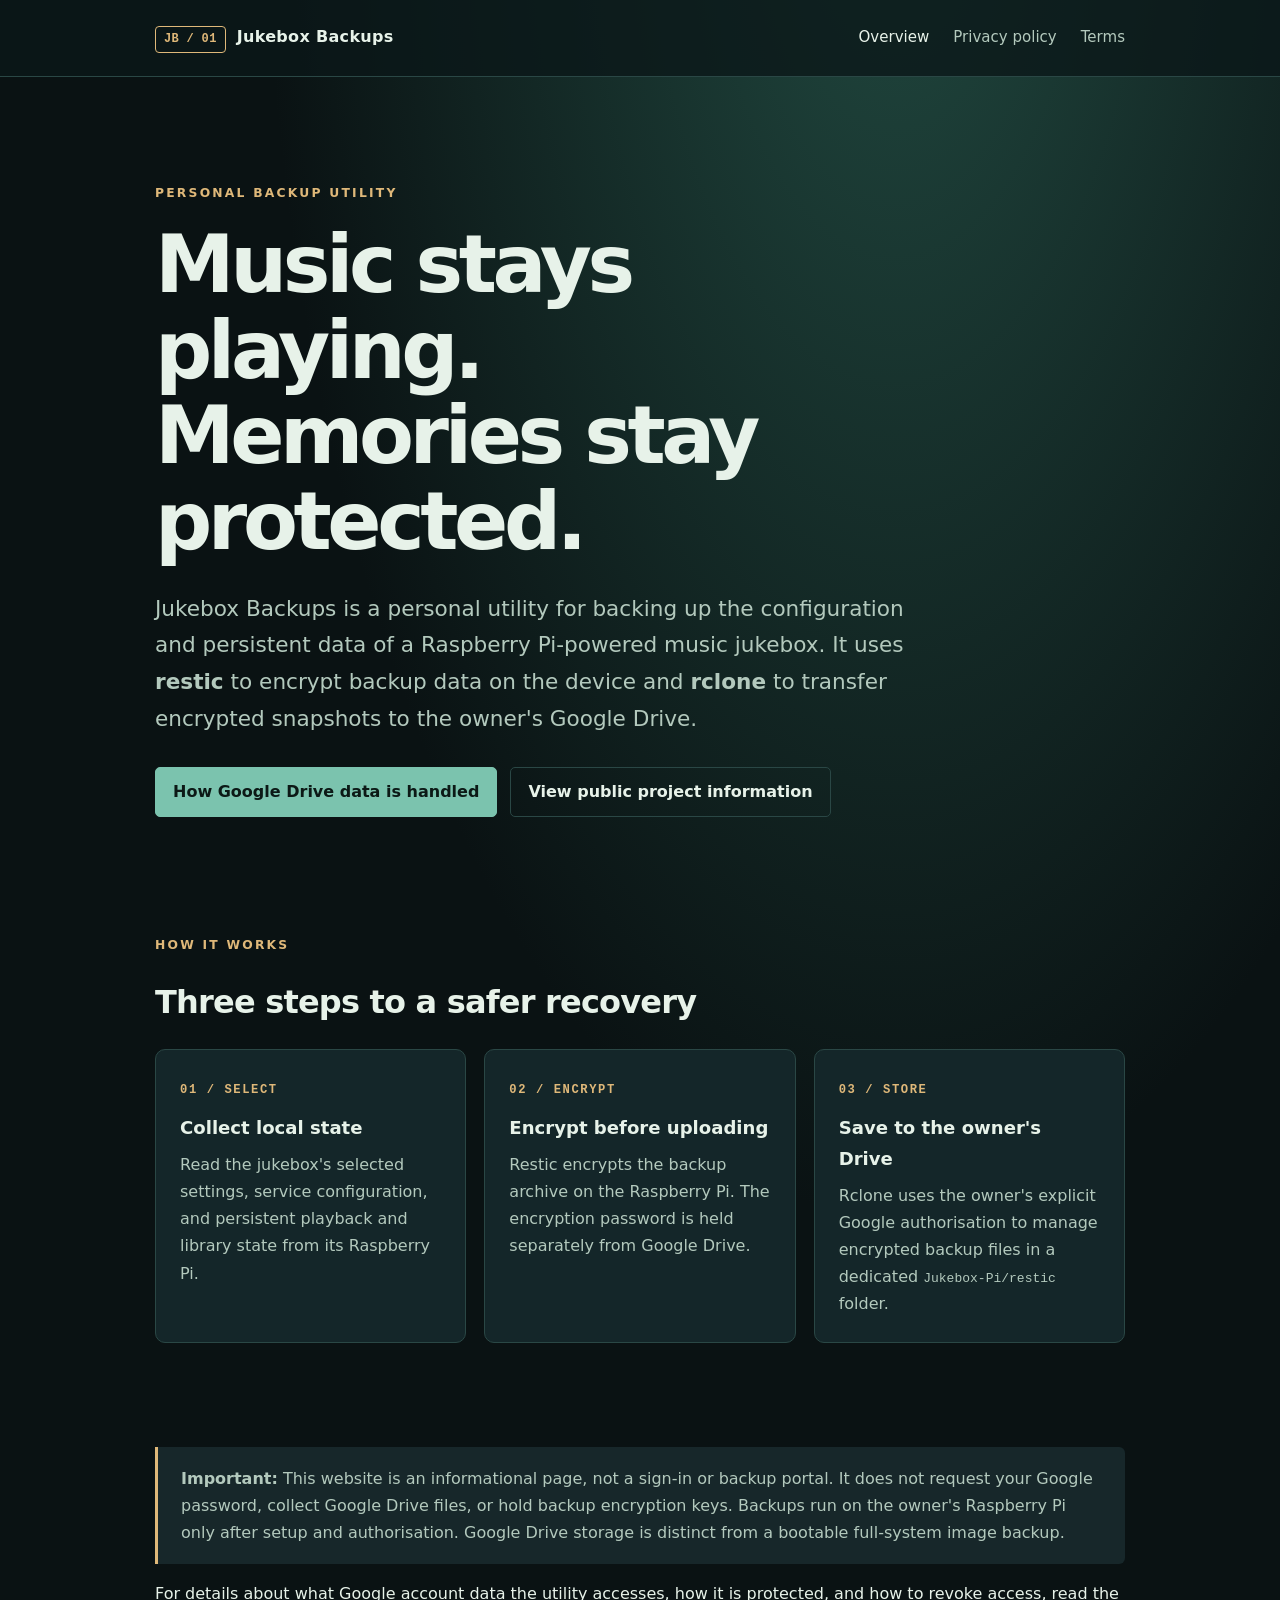
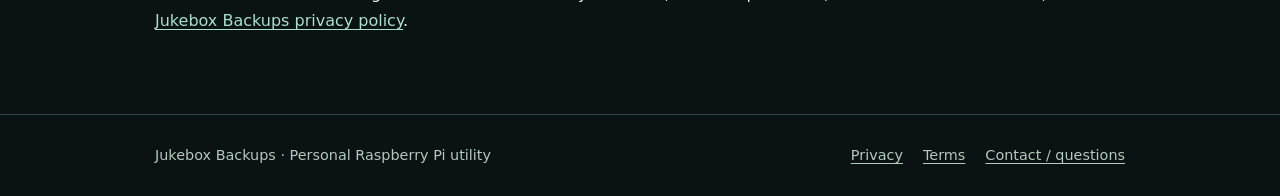
<file: index.html>
<!doctype html>
<html lang="en-GB">
<head>
<meta charset="utf-8">
<meta name="viewport" content="width=device-width,initial-scale=1">
<meta name="description" content="Jukebox Backups is a personal Raspberry Pi backup utility that encrypts snapshots locally before storing them in the owner's Google Drive account.">
<meta name="referrer" content="strict-origin-when-cross-origin">
<title>Jukebox Backups — Private backup utility for a Raspberry Pi jukebox</title>
<link rel="stylesheet" href="style.css">
</head>
<body>
<header class="site-header"><nav class="wrap nav" aria-label="Primary"><a class="brand" href="./"><span>JB / 01</span>Jukebox Backups</a><div class="nav-links"><a href="./" aria-current="page">Overview</a><a href="privacy.html">Privacy policy</a><a href="terms.html">Terms</a></div></nav></header>
<main>
<section class="wrap hero"><p class="eyebrow">Personal backup utility</p><h1>Music stays playing.<br>Memories stay protected.</h1><p class="lead">Jukebox Backups is a personal utility for backing up the configuration and persistent data of a Raspberry Pi-powered music jukebox. It uses <strong>restic</strong> to encrypt backup data on the device and <strong>rclone</strong> to transfer encrypted snapshots to the owner's Google Drive.</p>
<div class="hero-actions"><a class="btn btn-primary" href="privacy.html">How Google Drive data is handled</a><a class="btn" href="https://github.com/eboogieboy/jukebox-backups-info">View public project information</a></div></section>
<section class="section" aria-labelledby="how-title"><div class="wrap"><p class="eyebrow">How it works</p><h2 id="how-title">Three steps to a safer recovery</h2>
<div class="grid"><article class="tile"><span class="num">01 / SELECT</span><h3>Collect local state</h3><p>Read the jukebox's selected settings, service configuration, and persistent playback and library state from its Raspberry Pi.</p></article>
<article class="tile"><span class="num">02 / ENCRYPT</span><h3>Encrypt before uploading</h3><p>Restic encrypts the backup archive on the Raspberry Pi. The encryption password is held separately from Google Drive.</p></article>
<article class="tile"><span class="num">03 / STORE</span><h3>Save to the owner's Drive</h3><p>Rclone uses the owner's explicit Google authorisation to manage encrypted backup files in a dedicated <code>Jukebox-Pi/restic</code> folder.</p></article></div></div></section>
<section class="section"><div class="wrap"><div class="note"><strong>Important:</strong> This website is an informational page, not a sign-in or backup portal. It does not request your Google password, collect Google Drive files, or hold backup encryption keys. Backups run on the owner's Raspberry Pi only after setup and authorisation. Google Drive storage is distinct from a bootable full-system image backup.</div>
<p>For details about what Google account data the utility accesses, how it is protected, and how to revoke access, read the <a href="privacy.html">Jukebox Backups privacy policy</a>.</p></div></section>
</main>
<footer class="site-footer"><div class="wrap foot"><span>Jukebox Backups · Personal Raspberry Pi utility</span><div class="foot-links"><a href="privacy.html">Privacy</a><a href="terms.html">Terms</a><a href="https://github.com/eboogieboy/jukebox-backups-info/issues">Contact / questions</a></div></div></footer>
</body>
</html>
</file>
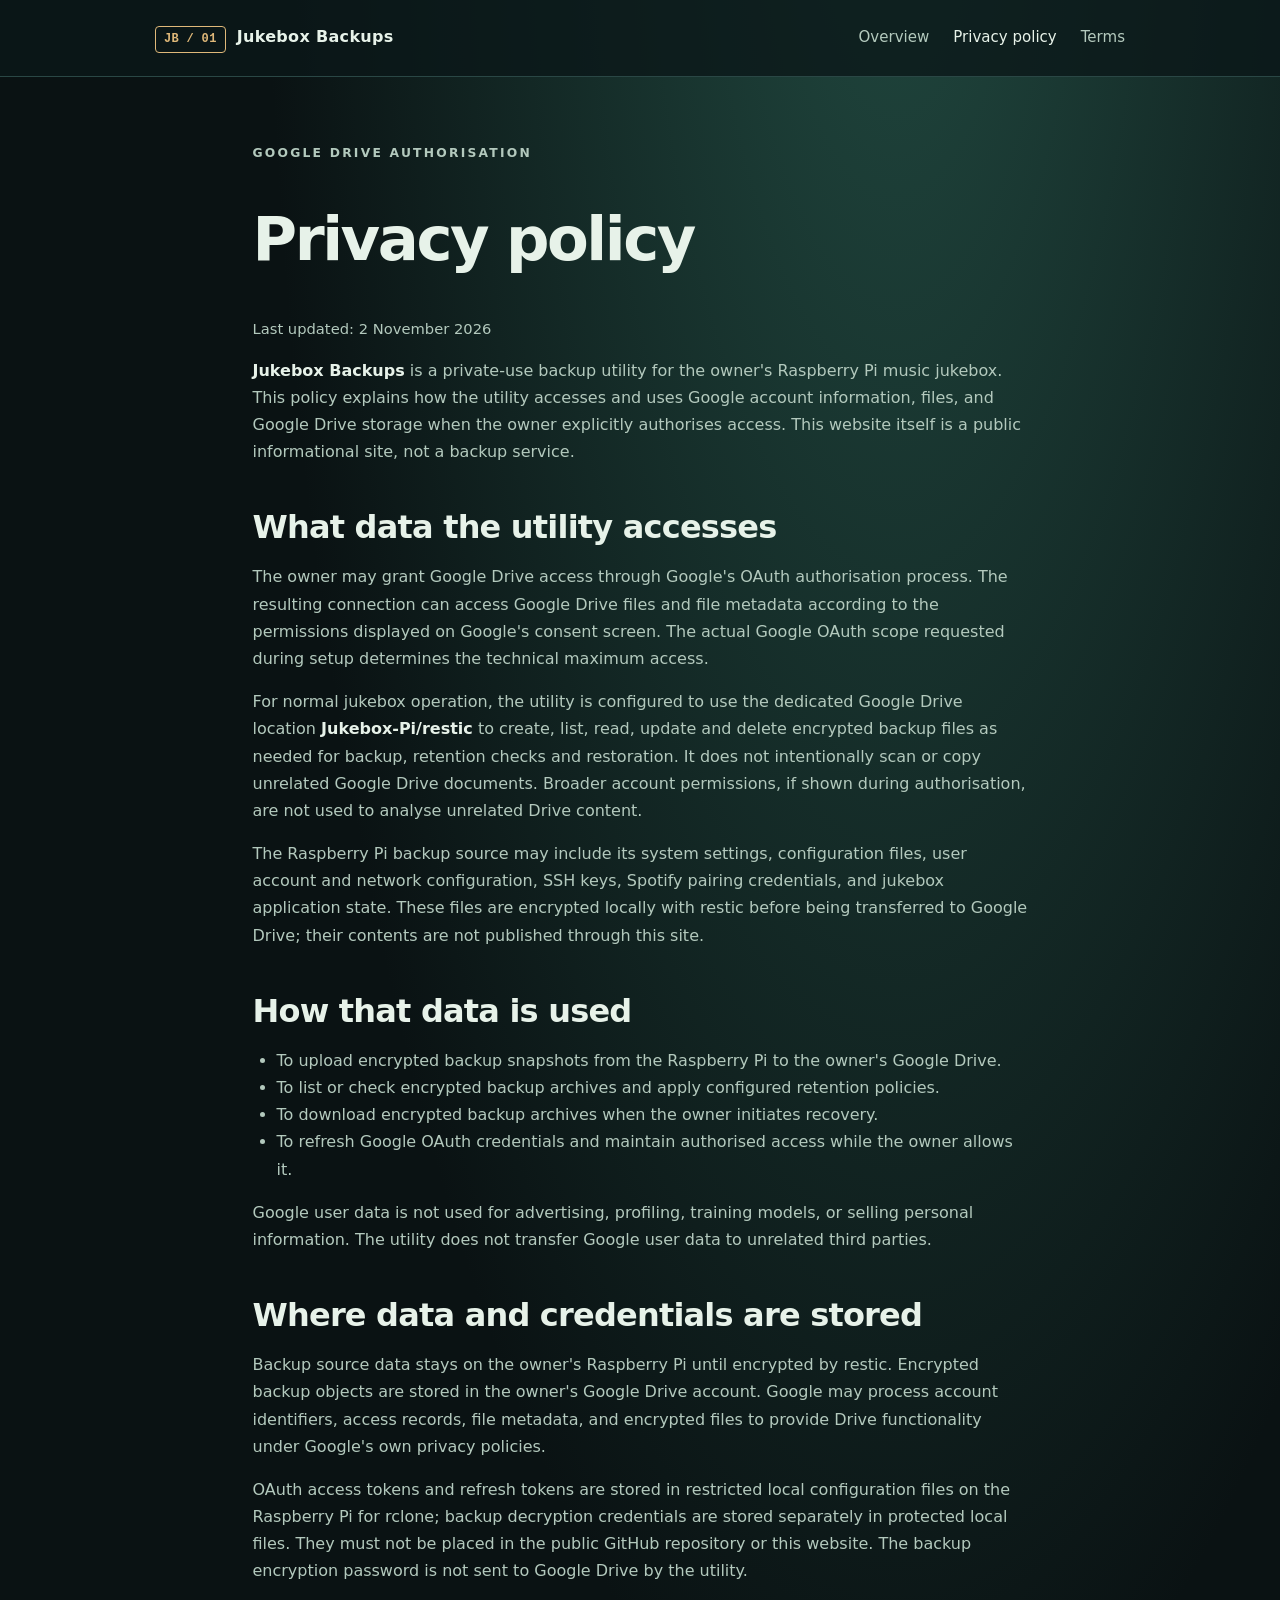
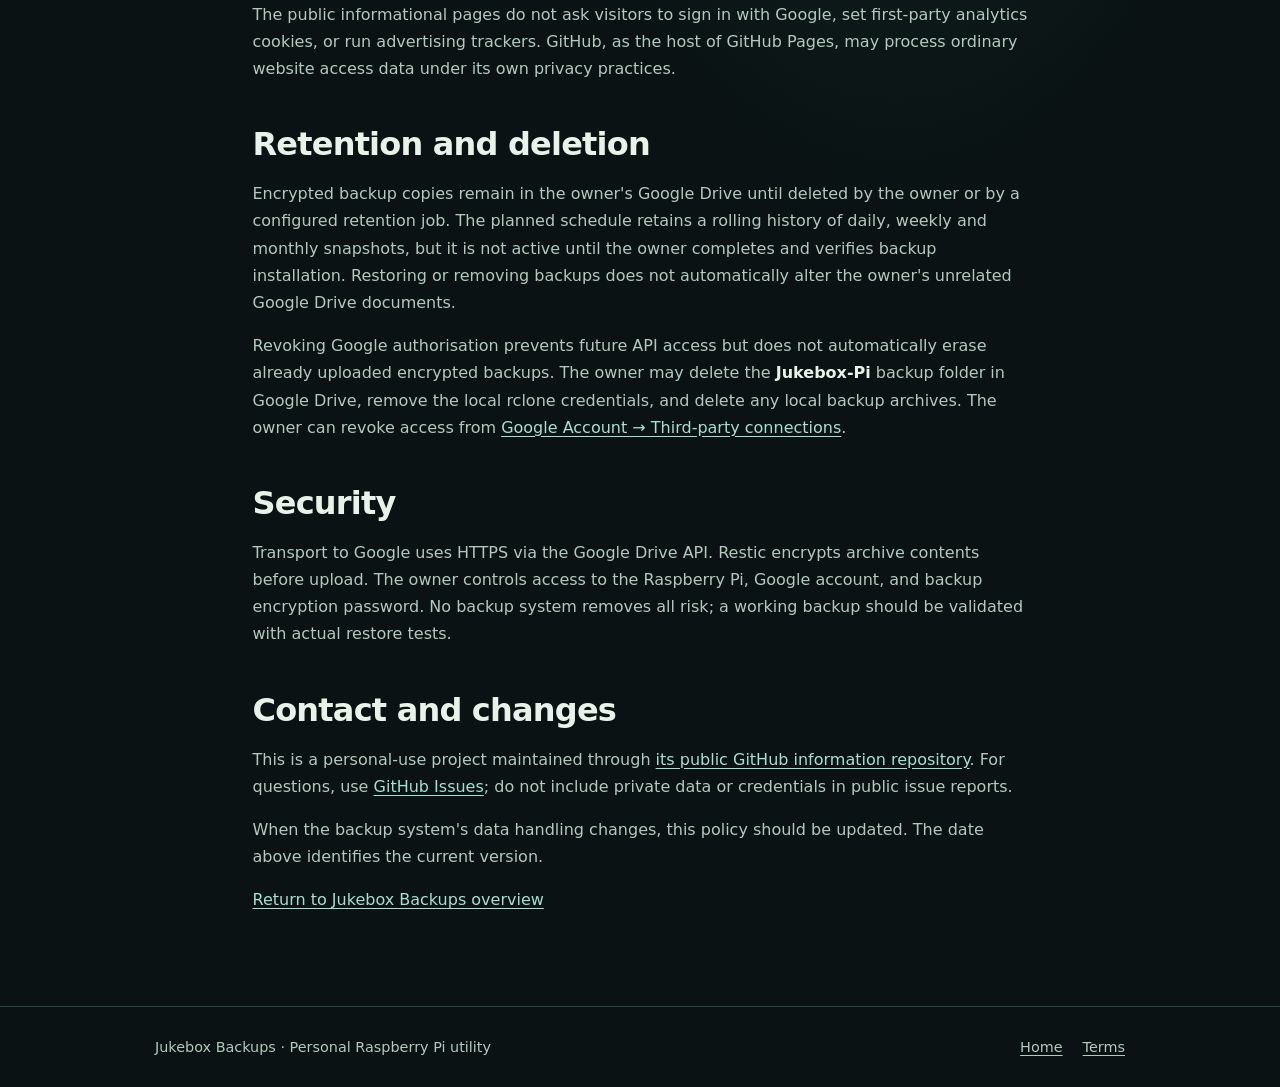
<file: privacy.html>
<!doctype html>
<html lang="en-GB">
<head>
<meta charset="utf-8">
<meta name="viewport" content="width=device-width,initial-scale=1">
<meta name="description" content="Privacy policy for Jukebox Backups, a personal Raspberry Pi-to-Google Drive encrypted backup utility.">
<meta name="referrer" content="strict-origin-when-cross-origin">
<title>Privacy Policy — Jukebox Backups</title>
<link rel="stylesheet" href="style.css">
</head>
<body>
<header class="site-header"><nav class="wrap nav" aria-label="Primary"><a class="brand" href="./"><span>JB / 01</span>Jukebox Backups</a><div class="nav-links"><a href="./">Overview</a><a href="privacy.html" aria-current="page">Privacy policy</a><a href="terms.html">Terms</a></div></nav></header>
<main class="wrap content">
<p class="eyebrow">Google Drive authorisation</p><h1>Privacy policy</h1><p class="updated">Last updated: 2 November 2026</p>
<p><strong>Jukebox Backups</strong> is a private-use backup utility for the owner's Raspberry Pi music jukebox. This policy explains how the utility accesses and uses Google account information, files, and Google Drive storage when the owner explicitly authorises access. This website itself is a public informational site, not a backup service.</p>
<h2>What data the utility accesses</h2>
<p>The owner may grant Google Drive access through Google's OAuth authorisation process. The resulting connection can access Google Drive files and file metadata according to the permissions displayed on Google's consent screen. The actual Google OAuth scope requested during setup determines the technical maximum access.</p>
<p>For normal jukebox operation, the utility is configured to use the dedicated Google Drive location <strong>Jukebox-Pi/restic</strong> to create, list, read, update and delete encrypted backup files as needed for backup, retention checks and restoration. It does not intentionally scan or copy unrelated Google Drive documents. Broader account permissions, if shown during authorisation, are not used to analyse unrelated Drive content.</p>
<p>The Raspberry Pi backup source may include its system settings, configuration files, user account and network configuration, SSH keys, Spotify pairing credentials, and jukebox application state. These files are encrypted locally with restic before being transferred to Google Drive; their contents are not published through this site.</p>
<h2>How that data is used</h2>
<ul>
<li>To upload encrypted backup snapshots from the Raspberry Pi to the owner's Google Drive.</li>
<li>To list or check encrypted backup archives and apply configured retention policies.</li>
<li>To download encrypted backup archives when the owner initiates recovery.</li>
<li>To refresh Google OAuth credentials and maintain authorised access while the owner allows it.</li>
</ul>
<p>Google user data is not used for advertising, profiling, training models, or selling personal information. The utility does not transfer Google user data to unrelated third parties.</p>
<h2>Where data and credentials are stored</h2>
<p>Backup source data stays on the owner's Raspberry Pi until encrypted by restic. Encrypted backup objects are stored in the owner's Google Drive account. Google may process account identifiers, access records, file metadata, and encrypted files to provide Drive functionality under Google's own privacy policies.</p>
<p>OAuth access tokens and refresh tokens are stored in restricted local configuration files on the Raspberry Pi for rclone; backup decryption credentials are stored separately in protected local files. They must not be placed in the public GitHub repository or this website. The backup encryption password is not sent to Google Drive by the utility.</p>
<p>The public informational pages do not ask visitors to sign in with Google, set first-party analytics cookies, or run advertising trackers. GitHub, as the host of GitHub Pages, may process ordinary website access data under its own privacy practices.</p>
<h2>Retention and deletion</h2>
<p>Encrypted backup copies remain in the owner's Google Drive until deleted by the owner or by a configured retention job. The planned schedule retains a rolling history of daily, weekly and monthly snapshots, but it is not active until the owner completes and verifies backup installation. Restoring or removing backups does not automatically alter the owner's unrelated Google Drive documents.</p>
<p>Revoking Google authorisation prevents future API access but does not automatically erase already uploaded encrypted backups. The owner may delete the <strong>Jukebox-Pi</strong> backup folder in Google Drive, remove the local rclone credentials, and delete any local backup archives. The owner can revoke access from <a href="https://myaccount.google.com/permissions">Google Account → Third-party connections</a>.</p>
<h2>Security</h2>
<p>Transport to Google uses HTTPS via the Google Drive API. Restic encrypts archive contents before upload. The owner controls access to the Raspberry Pi, Google account, and backup encryption password. No backup system removes all risk; a working backup should be validated with actual restore tests.</p>
<h2>Contact and changes</h2>
<p>This is a personal-use project maintained through <a href="https://github.com/eboogieboy/jukebox-backups-info">its public GitHub information repository</a>. For questions, use <a href="https://github.com/eboogieboy/jukebox-backups-info/issues">GitHub Issues</a>; do not include private data or credentials in public issue reports.</p>
<p>When the backup system's data handling changes, this policy should be updated. The date above identifies the current version.</p>
<p><a href="./">Return to Jukebox Backups overview</a></p>
</main>
<footer class="site-footer"><div class="wrap foot"><span>Jukebox Backups · Personal Raspberry Pi utility</span><div class="foot-links"><a href="./">Home</a><a href="terms.html">Terms</a></div></div></footer>
</body>
</html>
</file>
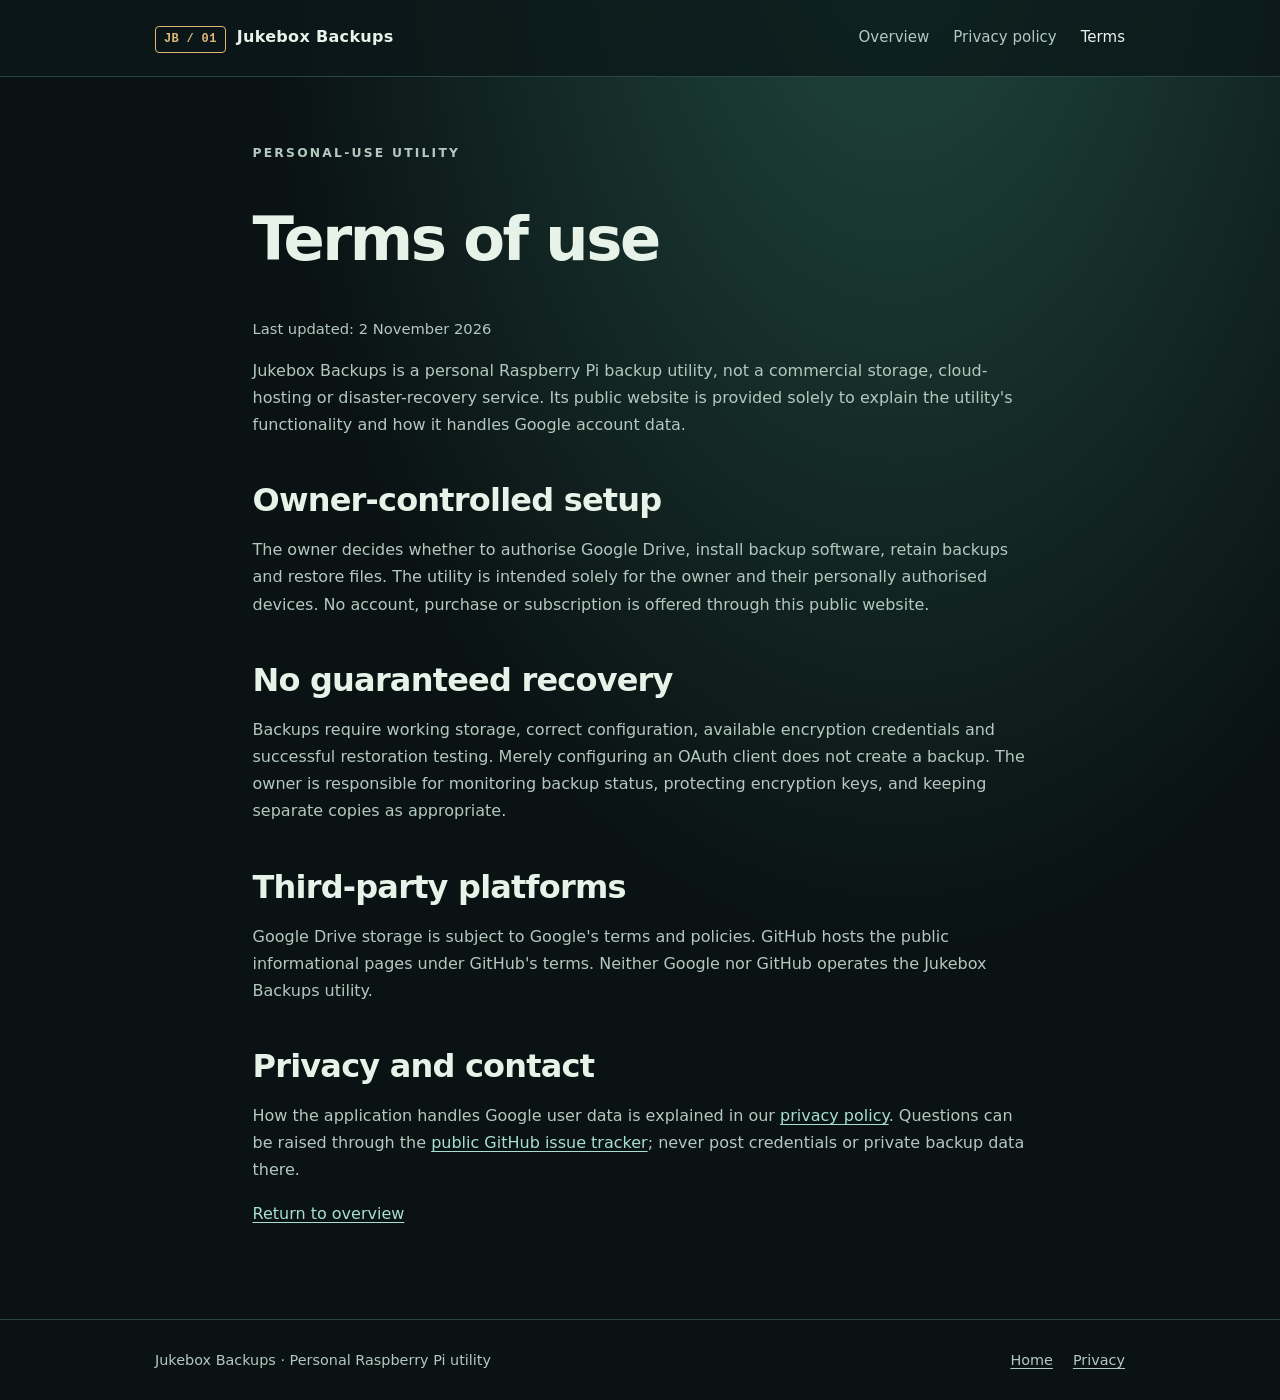
<file: terms.html>
<!doctype html>
<html lang="en-GB">
<head>
<meta charset="utf-8"><meta name="viewport" content="width=device-width,initial-scale=1">
<meta name="description" content="Terms of use for the personal Jukebox Backups Raspberry Pi backup utility.">
<title>Terms of Use — Jukebox Backups</title><link rel="stylesheet" href="style.css">
</head>
<body>
<header class="site-header"><nav class="wrap nav" aria-label="Primary"><a class="brand" href="./"><span>JB / 01</span>Jukebox Backups</a><div class="nav-links"><a href="./">Overview</a><a href="privacy.html">Privacy policy</a><a href="terms.html" aria-current="page">Terms</a></div></nav></header>
<main class="wrap content"><p class="eyebrow">Personal-use utility</p><h1>Terms of use</h1><p class="updated">Last updated: 2 November 2026</p>
<p>Jukebox Backups is a personal Raspberry Pi backup utility, not a commercial storage, cloud-hosting or disaster-recovery service. Its public website is provided solely to explain the utility's functionality and how it handles Google account data.</p>
<h2>Owner-controlled setup</h2><p>The owner decides whether to authorise Google Drive, install backup software, retain backups and restore files. The utility is intended solely for the owner and their personally authorised devices. No account, purchase or subscription is offered through this public website.</p>
<h2>No guaranteed recovery</h2><p>Backups require working storage, correct configuration, available encryption credentials and successful restoration testing. Merely configuring an OAuth client does not create a backup. The owner is responsible for monitoring backup status, protecting encryption keys, and keeping separate copies as appropriate.</p>
<h2>Third-party platforms</h2><p>Google Drive storage is subject to Google's terms and policies. GitHub hosts the public informational pages under GitHub's terms. Neither Google nor GitHub operates the Jukebox Backups utility.</p>
<h2>Privacy and contact</h2><p>How the application handles Google user data is explained in our <a href="privacy.html">privacy policy</a>. Questions can be raised through the <a href="https://github.com/eboogieboy/jukebox-backups-info/issues">public GitHub issue tracker</a>; never post credentials or private backup data there.</p>
<p><a href="./">Return to overview</a></p></main>
<footer class="site-footer"><div class="wrap foot"><span>Jukebox Backups · Personal Raspberry Pi utility</span><div class="foot-links"><a href="./">Home</a><a href="privacy.html">Privacy</a></div></div></footer>
</body></html>
</file>
<file: style.css>
:root{color-scheme:dark;--bg:#0a1213;--bg2:#112024;--paper:#142629;--line:#2a4745;--ink:#e7f2e9;--muted:#b3c9bd;--gold:#dfb879;--accent:#7bc3ae}
*{box-sizing:border-box}html{scroll-behavior:smooth}body{margin:0;font-family:system-ui,-apple-system,BlinkMacSystemFont,"Segoe UI",sans-serif;background:radial-gradient(ellipse at 70% -10%,#214940 0%,transparent 50%),var(--bg);color:var(--ink);line-height:1.7}a{color:#a7e0cd;text-underline-offset:3px}a:focus-visible{outline:3px solid var(--gold);outline-offset:5px;border-radius:2px}.wrap{width:min(100% - 40px,970px);margin:auto}.site-header{border-bottom:1px solid var(--line);background:#0b1719c9}.nav{min-height:76px;display:flex;align-items:center;justify-content:space-between;gap:25px;flex-wrap:wrap}.brand{color:var(--ink);font-weight:760;letter-spacing:.02em;text-decoration:none}.brand span{display:inline-block;border:1px solid var(--gold);border-radius:4px;color:var(--gold);font:700 12px/1.3 ui-monospace,monospace;padding:5px 8px;margin-right:11px}.nav-links{display:flex;gap:24px;flex-wrap:wrap;font-size:.94rem}.nav-links a{text-decoration:none;color:var(--muted)}.nav-links a[aria-current="page"],.nav-links a:hover{color:var(--ink)}.hero{padding:94px 0 66px}.eyebrow{color:var(--gold);font-size:.77rem;font-weight:740;letter-spacing:.18em;text-transform:uppercase}.hero h1{font-size:clamp(2.55rem,6.4vw,5rem);letter-spacing:-.055em;line-height:1.07;max-width:740px;margin:18px 0 26px}.lead{font-size:clamp(1.07rem,2.6vw,1.35rem);max-width:750px;color:var(--muted)}.hero-actions{display:flex;flex-wrap:wrap;gap:13px;margin-top:30px}.btn{display:inline-block;border:1px solid var(--line);color:var(--ink);border-radius:5px;padding:10px 17px;text-decoration:none;font-weight:650}.btn-primary{color:#0c1916;background:var(--accent);border-color:var(--accent)}.section{padding:40px 0 64px}.section h2,.content h2{font-size:clamp(1.45rem,3vw,2rem);letter-spacing:-.025em;line-height:1.25}.grid{display:grid;grid-template-columns:repeat(3,minmax(0,1fr));gap:18px}.tile{border:1px solid var(--line);border-radius:10px;background:var(--paper);padding:24px}.tile .num{color:var(--gold);font:700 .76rem ui-monospace,monospace;letter-spacing:.13em}.tile h3{font-size:1.13rem;margin:12px 0 7px}.tile p{color:var(--muted);margin:0}.note{border-left:3px solid var(--gold);background:#17272a;padding:18px 23px;color:var(--muted);border-radius:0 6px 6px 0}.content{max-width:775px;padding:54px 0 76px}.content h1{font-size:clamp(2.4rem,5vw,3.8rem);line-height:1.15;letter-spacing:-.04em}.content h2{margin:42px 0 10px}.content p,.content li{color:var(--muted)}.content strong{color:var(--ink)}.content ul{padding-left:24px}.updated{color:#91ad9e;font-size:.92rem}.site-footer{border-top:1px solid var(--line);padding:28px 0;color:var(--muted);font-size:.9rem}.foot{display:flex;gap:20px;justify-content:space-between;flex-wrap:wrap}.foot-links{display:flex;gap:20px;flex-wrap:wrap}.foot a{color:var(--muted)}@media(max-width:690px){.grid{grid-template-columns:1fr}.hero{padding:57px 0 32px}.section{padding:25px 0 40px}.nav{padding:16px 0;align-items:flex-start}.nav-links{gap:12px}}@media(prefers-reduced-motion:reduce){html{scroll-behavior:auto}}
</file>
